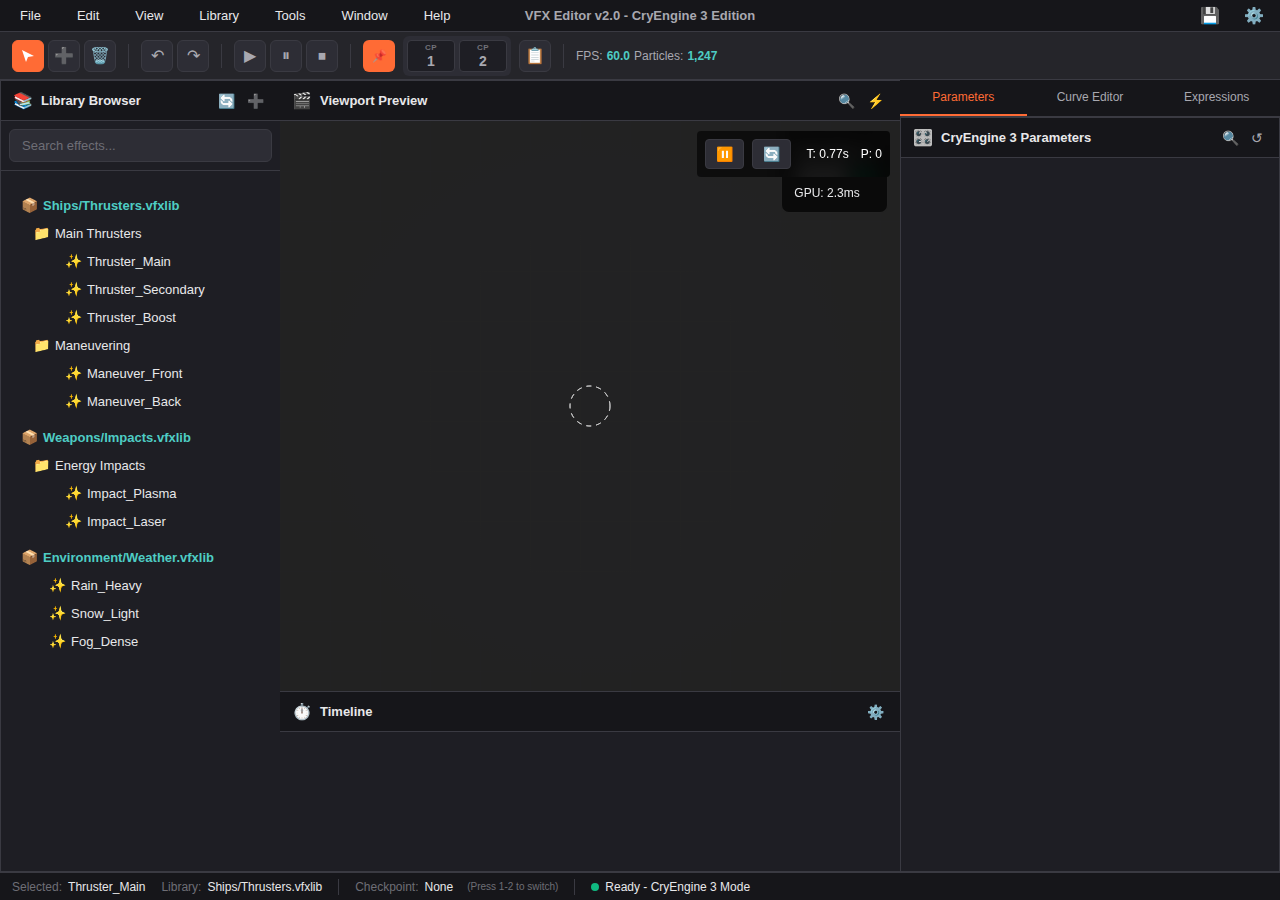
<file: mockup01/index.html>
<!DOCTYPE html>
<html lang="en">
<head>
    <meta charset="UTF-8">
	<meta http-equiv="Cache-Control" content="no-cache">
	<meta http-equiv="Pragma" content="no-cache">
	<meta http-equiv="Expires" content="Thu, 01 Jan 1970 00:00:00 GMT">
    <meta name="viewport" content="width=device-width, initial-scale=1.0">
    <title>VFX Editor v2.0 - CryEngine 3 Edition</title>
    <link rel="stylesheet" href="styles/main.css">
    <link rel="stylesheet" href="styles/panels.css">
    <link rel="stylesheet" href="styles/controls.css">
    <link rel="stylesheet" href="styles/curves.css">
    <link rel="stylesheet" href="styles/menus.css">
    <link rel="stylesheet" href="styles/checkpoints.css">
    <link rel="stylesheet" href="styles/resize.css">
    <link rel="stylesheet" href="styles/enhanced-parameters.css">
</head>
<body>
    <!-- Top Menu Bar -->
    <div class="menu-bar">
        <div class="menu-items">
            <div class="menu-item" data-menu="file">
                File
                <div class="dropdown-menu">
                    <div class="menu-option" data-action="new">New Library...</div>
                    <div class="menu-option" data-action="open">Open Library...</div>
                    <div class="menu-option" data-action="save">Save</div>
                    <div class="menu-option" data-action="saveas">Save As...</div>
                    <div class="menu-separator"></div>
                    <div class="menu-option" data-action="import">Import Effect...</div>
                    <div class="menu-option" data-action="export">Export Effect...</div>
                    <div class="menu-separator"></div>
                    <div class="menu-option" data-action="exit">Exit</div>
                </div>
            </div>
            <div class="menu-item" data-menu="edit">
                Edit
                <div class="dropdown-menu">
                    <div class="menu-option" data-action="undo">Undo <span class="shortcut">Ctrl+Z</span></div>
                    <div class="menu-option" data-action="redo">Redo <span class="shortcut">Ctrl+Y</span></div>
                    <div class="menu-separator"></div>
                    <div class="menu-option" data-action="cut">Cut <span class="shortcut">Ctrl+X</span></div>
                    <div class="menu-option" data-action="copy">Copy <span class="shortcut">Ctrl+C</span></div>
                    <div class="menu-option" data-action="paste">Paste <span class="shortcut">Ctrl+V</span></div>
                    <div class="menu-option" data-action="copy-expr">Copy as Expression <span class="shortcut">Ctrl+Shift+C</span></div>
                    <div class="menu-separator"></div>
                    <div class="menu-option" data-action="find">Find... <span class="shortcut">Ctrl+F</span></div>
                </div>
            </div>
            <div class="menu-item" data-menu="view">
                View
                <div class="dropdown-menu">
                    <div class="menu-option" data-action="library">Toggle Library <span class="shortcut">F1</span></div>
                    <div class="menu-option" data-action="timeline">Toggle Timeline <span class="shortcut">F2</span></div>
                    <div class="menu-option" data-action="parameters">Toggle Parameters <span class="shortcut">F3</span></div>
                    <div class="menu-separator"></div>
                    <div class="menu-option" data-action="reset">Reset Layout</div>
                </div>
            </div>
            <div class="menu-item" data-menu="library">
                Library
                <div class="dropdown-menu">
                    <div class="menu-option" data-action="refresh">Refresh Libraries</div>
                    <div class="menu-option" data-action="reload">Reload Selected</div>
                    <div class="menu-separator"></div>
                    <div class="menu-option" data-action="newfolder">New Folder</div>
                    <div class="menu-option" data-action="neweffect">New Effect</div>
                </div>
            </div>
            <div class="menu-item" data-menu="tools">
                Tools
                <div class="dropdown-menu">
                    <div class="menu-option" data-action="profiler">Performance Profiler</div>
                    <div class="menu-option" data-action="batchexport">Batch Export...</div>
                    <div class="menu-separator"></div>
                    <div class="menu-option" data-action="scripts">Run Script...</div>
                    <div class="menu-option" data-action="templates">Manage Templates</div>
                </div>
            </div>
            <div class="menu-item" data-menu="window">
                Window
                <div class="dropdown-menu">
                    <div class="menu-option" data-action="newwindow">New Window</div>
                    <div class="menu-separator"></div>
                    <div class="menu-option" data-action="checkpoints">Checkpoints Manager</div>
                    <div class="menu-option" data-action="console">Console Output</div>
                </div>
            </div>
            <div class="menu-item" data-menu="help">
                Help
                <div class="dropdown-menu">
                    <div class="menu-option" data-action="docs">Documentation</div>
                    <div class="menu-option" data-action="shortcuts">Keyboard Shortcuts</div>
                    <div class="menu-separator"></div>
                    <div class="menu-option" data-action="about">About VFX Editor</div>
                </div>
            </div>
        </div>
        <div class="menu-title">VFX Editor v2.0 - CryEngine 3 Edition</div>
        <div class="menu-actions">
            <button class="icon-btn" title="Save (Ctrl+S)"><span>💾</span></button>
            <button class="icon-btn" title="Settings"><span>⚙️</span></button>
        </div>
    </div>

    <!-- Main Toolbar -->
    <div class="toolbar">
        <div class="toolbar-group">
            <button class="tool-btn active" title="Select Tool (V)">
                <svg width="20" height="20" viewBox="0 0 20 20">
                    <path d="M4 4 L16 10 L10 11 L8 16 Z" fill="currentColor"/>
                </svg>
            </button>
            <button class="tool-btn" title="New Effect (Ctrl+N)">
                <span>➕</span>
            </button>
            <button class="tool-btn" title="Delete (Del)">
                <span>🗑️</span>
            </button>
        </div>
        <div class="toolbar-separator"></div>
        <div class="toolbar-group">
            <button class="tool-btn" title="Undo (Ctrl+Z)">
                <span>↶</span>
            </button>
            <button class="tool-btn" title="Redo (Ctrl+Y)">
                <span>↷</span>
            </button>
        </div>
        <div class="toolbar-separator"></div>
        <div class="toolbar-group">
            <button class="tool-btn" title="Play (Space)">
                <span>▶</span>
            </button>
            <button class="tool-btn" title="Pause (Space)">
                <span>⏸</span>
            </button>
            <button class="tool-btn" title="Stop (Esc)">
                <span>⏹</span>
            </button>
        </div>
        <div class="toolbar-separator"></div>
        <!-- Checkpoints Toolbar -->
        <div class="toolbar-group checkpoint-toolbar">
            <button class="tool-btn checkpoint-btn" id="create-checkpoint" title="Create Checkpoint (Ctrl+Shift+C)">
                <span>📌</span>
            </button>
            <div class="checkpoint-selector" id="checkpoint-selector">
                <button class="checkpoint-quick-btn" data-checkpoint="1" title="Checkpoint 1 | Click: Load | Ctrl+Click: Save | Keys: 1=Load, Ctrl+Shift+1=Save">
                    <span class="checkpoint-label">CP</span>
                    <span class="checkpoint-number">1</span>
                </button>
                <button class="checkpoint-quick-btn" data-checkpoint="2" title="Checkpoint 2 | Click: Load | Ctrl+Click: Save | Keys: 2=Load, Ctrl+Shift+2=Save">
                    <span class="checkpoint-label">CP</span>
                    <span class="checkpoint-number">2</span>
                </button>
            </div>
            <button class="tool-btn" id="manage-checkpoints" title="Manage Checkpoints (Add up to 10 total)">
                <span>📋</span>
            </button>
        </div>
        <div class="toolbar-separator"></div>
        <div class="toolbar-group">
            <span class="toolbar-label">FPS: <span class="value">60.0</span></span>
            <span class="toolbar-label">Particles: <span class="value">1,247</span></span>
        </div>
    </div>

    <!-- Main Container -->
    <div class="main-container" id="main-container">
        <!-- Left Sidebar - Library Browser -->
        <div class="panel left-panel resizable-panel" id="library-panel" data-min-width="200" data-max-width="500">
            <div class="panel-header">
                <div class="panel-title">
                    <span class="panel-icon">📚</span>
                    Library Browser
                </div>
                <div class="panel-actions">
                    <button class="panel-btn" title="Refresh Libraries (F5)">🔄</button>
                    <button class="panel-btn" title="New Library">➕</button>
                </div>
            </div>
            <div class="panel-toolbar">
                <input type="text" class="search-input" id="library-search" placeholder="Search effects...">
            </div>
            <div class="panel-content" id="library-content">
                <!-- Library tree will be populated by JavaScript -->
            </div>
            <div class="resize-handle resize-handle-right" data-panel="library-panel"></div>
        </div>

        <!-- Center Area -->
        <div class="center-area">
            <!-- Viewport Preview -->
            <div class="panel viewport-panel resizable-panel-vertical" id="viewport-panel">
                <div class="panel-header">
                    <div class="panel-title">
                        <span class="panel-icon">🎬</span>
                        Viewport Preview
                    </div>
                    <div class="panel-actions">
                        <button class="panel-btn" title="Zoom to Fit">🔍</button>
                        <button class="panel-btn" title="Performance Stats">⚡</button>
                    </div>
                </div>
                <div class="viewport-container">
                    <div class="viewport-bg">
                        <div class="grid-lines"></div>
                        <div class="particle-preview" id="particle-preview">
                            <!-- Simulated particle effect will render here -->
                        </div>
                        <div class="viewport-overlay">
                            <div class="viewport-stats">
                                <div>Draw Calls: 23</div>
                                <div>Overdraw: <span class="stat-good">Low</span></div>
                                <div>GPU: 2.3ms</div>
                            </div>
                        </div>
                    </div>
                </div>
                <div class="resize-handle resize-handle-bottom" data-panel="viewport-panel"></div>
            </div>

            <!-- Timeline View -->
            <div class="panel timeline-panel">
                <div class="panel-header">
                    <div class="panel-title">
                        <span class="panel-icon">⏱️</span>
                        Timeline
                    </div>
                    <div class="panel-actions">
                        <button class="panel-btn" title="Timeline Settings">⚙️</button>
                    </div>
                </div>
                <div class="timeline-container" id="timeline-container">
                    <!-- Timeline will be populated by JavaScript -->
                </div>
            </div>
        </div>

        <!-- Right Sidebar - Parameters & Curve Editor -->
        <div class="right-area resizable-panel" id="right-panel" data-min-width="300" data-max-width="600">
            <div class="resize-handle resize-handle-left" data-panel="right-panel"></div>
            <div class="panel-tabs">
                <button class="tab-btn active" data-tab="parameters" title="Parameters (Alt+1)">Parameters</button>
                <button class="tab-btn" data-tab="curves" title="Curve Editor (Alt+2)">Curve Editor</button>
                <button class="tab-btn" data-tab="expressions" title="Expressions (Alt+3)">Expressions</button>
            </div>

            <!-- Parameters Panel -->
            <div class="panel parameters-panel active" id="parameters-tab">
                <div class="panel-header">
                    <div class="panel-title">
                        <span class="panel-icon">🎛️</span>
                        CryEngine 3 Parameters
                    </div>
                    <div class="panel-actions">
                        <button class="panel-btn" title="Search Parameters (Ctrl+F)">🔍</button>
                        <button class="panel-btn" title="Reset All to Default">↺</button>
                    </div>
                </div>
                <div class="panel-content parameters-content" id="parameters-content">
                    <!-- Parameters will be populated by JavaScript -->
                </div>
            </div>

            <!-- Curve Editor Panel -->
            <div class="panel curves-panel" id="curves-tab">
                <div class="panel-header">
                    <div class="panel-title">
                        <span class="panel-icon">📈</span>
                        Curve Editor
                    </div>
                    <div class="panel-actions">
                        <button class="panel-btn" title="Curve Settings">⚙️</button>
                    </div>
                </div>
                <div class="curve-editor-container" id="curve-editor">
                    <!-- Curve editor will be rendered here -->
                </div>
            </div>

            <!-- Expressions Panel -->
            <div class="panel expressions-panel" id="expressions-tab">
                <div class="panel-header">
                    <div class="panel-title">
                        <span class="panel-icon">🧮</span>
                        Expressions & References
                    </div>
                    <div class="panel-actions">
                        <button class="panel-btn" title="Add New Expression">➕</button>
                    </div>
                </div>
                <div class="panel-content expressions-content" id="expressions-content">
                    <div class="expression-help-banner">
                        <h4>💡 Expression System</h4>
                        <ul>
                            <li><strong>Copy as Expression:</strong> Right-click parameter → Copy as Expression (or Ctrl+Shift+C)</li>
                            <li><strong>Create Reference:</strong> Middle-mouse drag from source to target parameter</li>
                            <li><strong>Edit Expression:</strong> Right-click parameter → Edit Expression</li>
                            <li><strong>Syntax:</strong> Use ${ParamName}, @ParamName, or %ParamName% to reference parameters</li>
                            <li><strong>Math:</strong> Use sin, cos, sqrt, pow, min, max, abs, clamp, lerp, remap</li>
                        </ul>
                    </div>
                </div>
            </div>
        </div>
    </div>

    <!-- Bottom Status Bar -->
    <div class="status-bar">
        <div class="status-item">
            <span class="status-label">Selected:</span>
            <span class="status-value" id="selected-effect">Thruster_Main</span>
        </div>
        <div class="status-item">
            <span class="status-label">Library:</span>
            <span class="status-value">Ships/Thrusters.vfxlib</span>
        </div>
        <div class="status-separator"></div>
        <div class="status-item">
            <span class="status-label">Checkpoint:</span>
            <span class="status-value" id="current-checkpoint">None</span>
            <span class="status-hint" style="font-size: 10px; color: var(--text-muted); margin-left: 8px;">(Press 1-2 to switch)</span>
        </div>
        <div class="status-separator"></div>
        <div class="status-item">
            <span class="status-indicator status-good"></span>
            <span>Ready - CryEngine 3 Mode</span>
        </div>
    </div>

    <!-- Checkpoint Manager Modal -->
    <div class="modal" id="checkpoint-modal">
        <div class="modal-content">
            <div class="modal-header">
                <h3>Checkpoint Manager</h3>
                <button class="modal-close">&times;</button>
            </div>
            <div class="modal-body" id="checkpoint-list">
                <!-- Populated by JavaScript -->
            </div>
        </div>
    </div>

    <!-- Scripts -->
    <script src="js/resizeManager.js" type="module"></script>
    <script src="js/app.js" type="module"></script>
    <script src="js/menus.js" type="module"></script>
    <script src="js/checkpoints.js" type="module"></script>
    <script src="js/keyboardShortcuts.js" type="module"></script>
</body>
</html>
</file>
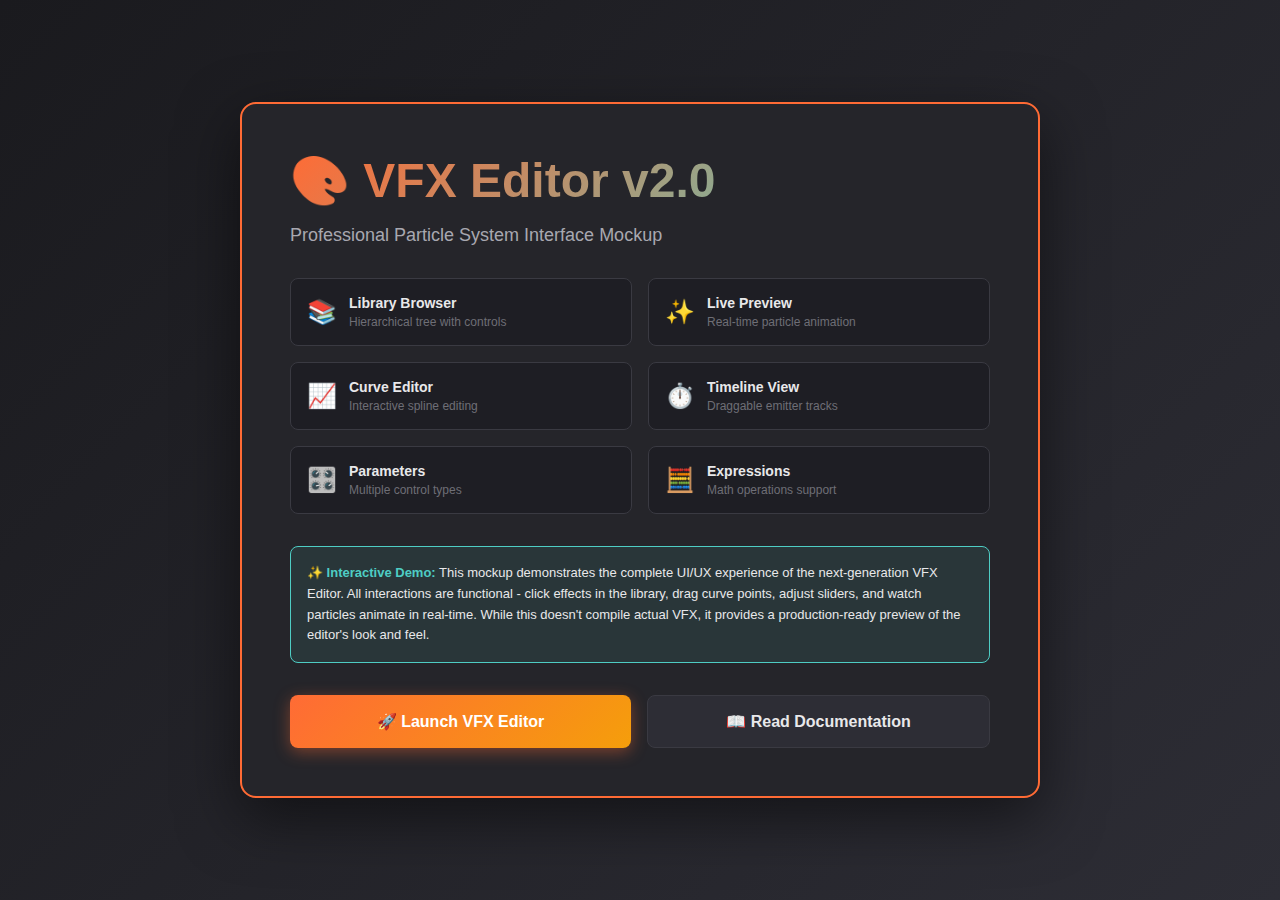
<file: mockup01/launch.html>
<!DOCTYPE html>
<html lang="en">
<head>
    <meta charset="UTF-8">
    <meta name="viewport" content="width=device-width, initial-scale=1.0">
    <title>VFX Editor v2.0 - Launch</title>
    <style>
        * {
            margin: 0;
            padding: 0;
            box-sizing: border-box;
        }

        body {
            font-family: -apple-system, BlinkMacSystemFont, 'Segoe UI', Roboto, sans-serif;
            background: linear-gradient(135deg, #1a1a1e 0%, #2d2d35 100%);
            color: #e8e8ea;
            min-height: 100vh;
            display: flex;
            align-items: center;
            justify-content: center;
            padding: 40px;
        }

        .launcher {
            max-width: 800px;
            background: #25252a;
            border: 2px solid #ff6b35;
            border-radius: 16px;
            padding: 48px;
            box-shadow: 0 20px 60px rgba(0, 0, 0, 0.5);
        }

        h1 {
            font-size: 48px;
            margin-bottom: 16px;
            background: linear-gradient(135deg, #ff6b35, #4ecdc4);
            -webkit-background-clip: text;
            -webkit-text-fill-color: transparent;
            background-clip: text;
        }

        .subtitle {
            font-size: 18px;
            color: #a8a8b0;
            margin-bottom: 32px;
        }

        .features {
            display: grid;
            grid-template-columns: repeat(2, 1fr);
            gap: 16px;
            margin-bottom: 32px;
        }

        .feature {
            background: #1e1e24;
            padding: 16px;
            border-radius: 8px;
            border: 1px solid #3a3a42;
            display: flex;
            align-items: center;
            gap: 12px;
        }

        .feature-icon {
            font-size: 24px;
        }

        .feature-text {
            font-size: 14px;
        }

        .feature-title {
            font-weight: 600;
            color: #e8e8ea;
            margin-bottom: 4px;
        }

        .feature-desc {
            color: #6e6e76;
            font-size: 12px;
        }

        .actions {
            display: flex;
            gap: 16px;
            margin-top: 32px;
        }

        .btn {
            flex: 1;
            padding: 16px 32px;
            font-size: 16px;
            font-weight: 600;
            border: none;
            border-radius: 8px;
            cursor: pointer;
            transition: all 0.2s ease;
            text-decoration: none;
            display: flex;
            align-items: center;
            justify-content: center;
            gap: 8px;
        }

        .btn-primary {
            background: linear-gradient(135deg, #ff6b35, #f59e0b);
            color: white;
            box-shadow: 0 4px 16px rgba(255, 107, 53, 0.4);
        }

        .btn-primary:hover {
            transform: translateY(-2px);
            box-shadow: 0 6px 24px rgba(255, 107, 53, 0.6);
        }

        .btn-secondary {
            background: #2d2d35;
            color: #e8e8ea;
            border: 1px solid #3a3a42;
        }

        .btn-secondary:hover {
            background: #3a3a42;
            border-color: #4a4a52;
        }

        .note {
            margin-top: 24px;
            padding: 16px;
            background: rgba(78, 205, 196, 0.1);
            border: 1px solid #4ecdc4;
            border-radius: 8px;
            font-size: 13px;
            line-height: 1.6;
        }

        .note strong {
            color: #4ecdc4;
        }

        @keyframes pulse {
            0%, 100% { opacity: 1; }
            50% { opacity: 0.6; }
        }

        .pulse {
            animation: pulse 2s infinite;
        }
    </style>
</head>
<body>
    <div class="launcher">
        <h1>🎨 VFX Editor v2.0</h1>
        <p class="subtitle">Professional Particle System Interface Mockup</p>

        <div class="features">
            <div class="feature">
                <span class="feature-icon">📚</span>
                <div class="feature-text">
                    <div class="feature-title">Library Browser</div>
                    <div class="feature-desc">Hierarchical tree with controls</div>
                </div>
            </div>
            <div class="feature">
                <span class="feature-icon">✨</span>
                <div class="feature-text">
                    <div class="feature-title">Live Preview</div>
                    <div class="feature-desc">Real-time particle animation</div>
                </div>
            </div>
            <div class="feature">
                <span class="feature-icon">📈</span>
                <div class="feature-text">
                    <div class="feature-title">Curve Editor</div>
                    <div class="feature-desc">Interactive spline editing</div>
                </div>
            </div>
            <div class="feature">
                <span class="feature-icon">⏱️</span>
                <div class="feature-text">
                    <div class="feature-title">Timeline View</div>
                    <div class="feature-desc">Draggable emitter tracks</div>
                </div>
            </div>
            <div class="feature">
                <span class="feature-icon">🎛️</span>
                <div class="feature-text">
                    <div class="feature-title">Parameters</div>
                    <div class="feature-desc">Multiple control types</div>
                </div>
            </div>
            <div class="feature">
                <span class="feature-icon">🧮</span>
                <div class="feature-text">
                    <div class="feature-title">Expressions</div>
                    <div class="feature-desc">Math operations support</div>
                </div>
            </div>
        </div>

        <div class="note">
            <strong>✨ Interactive Demo:</strong> This mockup demonstrates the complete UI/UX experience of the next-generation VFX Editor. 
            All interactions are functional - click effects in the library, drag curve points, adjust sliders, and watch particles animate in real-time. 
            While this doesn't compile actual VFX, it provides a production-ready preview of the editor's look and feel.
        </div>

        <div class="actions">
            <a href="index.html" class="btn btn-primary pulse">
                🚀 Launch VFX Editor
            </a>
            <a href="README.md" class="btn btn-secondary">
                📖 Read Documentation
            </a>
        </div>
    </div>
</body>
</html>
</file>
<file: mockup01/styles/main.css>
:root {
    --bg-primary: #1a1a1e;
    --bg-secondary: #25252a;
    --bg-tertiary: #2d2d35;
    --bg-panel: #1e1e24;
    --bg-header: #16161a;
    --accent-primary: #ff6b35;
    --accent-secondary: #4ecdc4;
    --accent-tertiary: #f7b731;
    --accent-purple: #a855f7;
    --accent-blue: #3b82f6;
    --accent-green: #10b981;
    --text-primary: #e8e8ea;
    --text-secondary: #a8a8b0;
    --text-muted: #6e6e76;
    --border-color: #3a3a42;
    --border-light: #4a4a52;
    --status-good: #10b981;
    --status-warning: #f59e0b;
    --status-error: #ef4444;
}

* {
    margin: 0;
    padding: 0;
    box-sizing: border-box;
}

body {
    font-family: -apple-system, BlinkMacSystemFont, 'Segoe UI', Roboto, sans-serif;
    background: var(--bg-primary);
    color: var(--text-primary);
    overflow: hidden;
    height: 100vh;
    display: flex;
    flex-direction: column;
}

.menu-bar {
    height: 32px;
    background: var(--bg-header);
    display: flex;
    align-items: center;
    padding: 0 8px;
    border-bottom: 1px solid var(--border-color);
    justify-content: space-between;
}

.menu-items {
    display: flex;
    gap: 12px;
}

.menu-item {
    padding: 4px 12px;
    font-size: 13px;
    cursor: pointer;
    border-radius: 4px;
    transition: 0.15s ease;
}

.menu-item:hover {
    background: var(--bg-tertiary);
    color: var(--accent-primary);
}

.menu-title {
    font-size: 13px;
    font-weight: 600;
    color: var(--text-secondary);
    position: absolute;
    left: 50%;
    transform: translateX(-50%);
}

.menu-actions {
    display: flex;
    gap: 8px;
}

.icon-btn {
    background: transparent;
    border: none;
    color: var(--text-secondary);
    cursor: pointer;
    padding: 4px 8px;
    border-radius: 4px;
    transition: 0.15s ease;
    font-size: 16px;
}

.icon-btn:hover {
    background: var(--bg-tertiary);
    color: var(--text-primary);
}

.toolbar {
    height: 48px;
    background: var(--bg-secondary);
    display: flex;
    align-items: center;
    padding: 0 12px;
    border-bottom: 1px solid var(--border-color);
    gap: 12px;
}

.toolbar-group {
    display: flex;
    gap: 4px;
    align-items: center;
}

.toolbar-separator {
    width: 1px;
    height: 24px;
    background: var(--border-color);
}

.tool-btn {
    width: 32px;
    height: 32px;
    background: var(--bg-tertiary);
    border: 1px solid var(--border-color);
    color: var(--text-secondary);
    cursor: pointer;
    border-radius: 6px;
    display: flex;
    align-items: center;
    justify-content: center;
    transition: 0.15s ease;
    font-size: 16px;
}

.tool-btn:hover {
    background: var(--bg-panel);
    border-color: var(--border-light);
    color: var(--text-primary);
}

.tool-btn.active {
    background: var(--accent-primary);
    border-color: var(--accent-primary);
    color: white;
}

.toolbar-label {
    font-size: 12px;
    color: var(--text-secondary);
    display: flex;
    gap: 4px;
}

.toolbar-label .value {
    color: var(--accent-secondary);
    font-weight: 600;
}

.main-container {
    flex: 1;
    display: flex;
    gap: 0;
    overflow: hidden;
}

.left-panel {
    width: 280px;
    min-width: 200px;
    max-width: 500px;
}

.right-area {
    width: 380px;
    min-width: 300px;
    max-width: 600px;
}

.center-area {
    flex: 1;
    min-width: 400px;
}

.panel {
    background: var(--bg-panel);
    border: 1px solid var(--border-color);
    display: flex;
    flex-direction: column;
    overflow: hidden;
}

.panel-header {
    height: 40px;
    background: var(--bg-header);
    border-bottom: 1px solid var(--border-color);
    display: flex;
    align-items: center;
    justify-content: space-between;
    padding: 0 12px;
}

.panel-title {
    display: flex;
    align-items: center;
    gap: 8px;
    font-size: 13px;
    font-weight: 600;
    color: var(--text-primary);
}

.panel-icon {
    font-size: 16px;
}

.panel-actions {
    display: flex;
    gap: 4px;
}

.panel-btn {
    background: transparent;
    border: none;
    color: var(--text-secondary);
    cursor: pointer;
    padding: 4px;
    border-radius: 4px;
    transition: 0.15s ease;
    font-size: 14px;
}

.panel-btn:hover {
    background: var(--bg-tertiary);
    color: var(--text-primary);
}

.panel-content {
    flex: 1;
    overflow-y: auto;
    overflow-x: hidden;
    padding: 12px;
}

.panel-content::-webkit-scrollbar {
    width: 8px;
}

.panel-content::-webkit-scrollbar-track {
    background: var(--bg-secondary);
}

.panel-content::-webkit-scrollbar-thumb {
    background: var(--border-light);
    border-radius: 4px;
}

.status-bar {
    height: 28px;
    background: var(--bg-header);
    border-top: 1px solid var(--border-color);
    display: flex;
    align-items: center;
    padding: 0 12px;
    gap: 16px;
    font-size: 12px;
}

.status-item {
    display: flex;
    gap: 6px;
    align-items: center;
}

.status-label {
    color: var(--text-muted);
}

.status-value {
    color: var(--text-primary);
}

.status-separator {
    width: 1px;
    height: 16px;
    background: var(--border-color);
}

.status-indicator {
    width: 8px;
    height: 8px;
    border-radius: 50%;
    animation: pulse 2s infinite;
}

.status-good {
    background: var(--status-good);
}

@keyframes pulse {
    0%, 100% { opacity: 1; }
    50% { opacity: 0.5; }
}

.left-panel {
    border-right: none;
}

.panel-toolbar {
    padding: 8px;
    border-bottom: 1px solid var(--border-color);
}

.search-input {
    width: 100%;
    padding: 8px 12px;
    background: var(--bg-tertiary);
    border: 1px solid var(--border-color);
    border-radius: 6px;
    color: var(--text-primary);
    font-size: 13px;
    outline: none;
    transition: 0.15s ease;
}

.search-input:focus {
    border-color: var(--accent-primary);
    background: var(--bg-secondary);
}

.search-input::placeholder {
    color: var(--text-muted);
}
/* Additional styles for enhanced features */

/* Checkpoint Bar */
.checkpoint-bar {
    background: var(--bg-header);
    border-bottom: 1px solid var(--border-color);
    padding: 8px 12px;
    display: flex;
    gap: 12px;
    align-items: center;
}

.checkpoint-controls {
    display: flex;
    gap: 8px;
    align-items: center;
    flex: 1;
}

.checkpoint-btn {
    padding: 6px 12px;
    background: var(--accent-primary);
    border: none;
    color: white;
    border-radius: 6px;
    font-size: 12px;
    font-weight: 500;
    cursor: pointer;
    transition: 0.15s ease;
}

.checkpoint-btn:hover {
    background: var(--accent-secondary);
    transform: translateY(-1px);
}

.checkpoint-list {
    display: flex;
    gap: 6px;
    flex: 1;
    overflow-x: auto;
}

.checkpoint-item {
    padding: 6px 12px;
    background: var(--bg-tertiary);
    border: 1px solid var(--border-color);
    border-radius: 6px;
    font-size: 11px;
    cursor: pointer;
    transition: 0.15s ease;
    display: flex;
    align-items: center;
    gap: 8px;
    white-space: nowrap;
}

.checkpoint-item:hover {
    background: var(--bg-panel);
    border-color: var(--accent-primary);
}

.checkpoint-name {
    color: var(--text-primary);
    font-weight: 500;
}

.checkpoint-time {
    color: var(--text-muted);
    font-size: 10px;
}

.checkpoint-delete {
    background: transparent;
    border: none;
    color: var(--text-muted);
    cursor: pointer;
    padding: 0 4px;
    font-size: 16px;
    transition: 0.15s ease;
}

.checkpoint-delete:hover {
    color: var(--status-error);
}

/* Menu Dropdowns */
.menu-dropdown {
    position: fixed;
    background: var(--bg-panel);
    border: 1px solid var(--border-color);
    border-radius: 8px;
    box-shadow: 0 8px 24px rgba(0, 0, 0, 0.4);
    min-width: 200px;
    z-index: 1000;
    opacity: 0;
    transform: translateY(-8px);
    transition: opacity 0.2s ease, transform 0.2s ease;
    overflow: hidden;
}

.menu-dropdown.show {
    opacity: 1;
    transform: translateY(0);
}

.menu-dropdown.submenu {
    z-index: 1001;
}

.menu-dropdown-item {
    padding: 8px 12px;
    display: flex;
    align-items: center;
    gap: 10px;
    cursor: pointer;
    transition: 0.15s ease;
    font-size: 13px;
    position: relative;
}

.menu-dropdown-item:hover {
    background: var(--bg-tertiary);
}

.menu-dropdown-item.has-submenu:hover {
    background: var(--accent-primary);
    color: white;
}

.menu-icon {
    font-size: 14px;
    width: 20px;
    text-align: center;
}

.menu-check {
    width: 16px;
    font-size: 12px;
    color: var(--accent-secondary);
}

.menu-label {
    flex: 1;
}

.menu-shortcut {
    font-size: 11px;
    color: var(--text-muted);
    margin-left: auto;
}

.menu-arrow {
    font-size: 10px;
    color: var(--text-muted);
    margin-left: auto;
}

.menu-separator {
    height: 1px;
    background: var(--border-color);
    margin: 4px 0;
}

/* Drag and Drop */
.tree-item.dragging {
    opacity: 0.5;
}

.tree-item.drop-target {
    background: rgba(78, 205, 196, 0.2);
    border: 2px dashed var(--accent-secondary);
}

.tree-item.drop-before::before {
    content: '';
    position: absolute;
    left: 0;
    right: 0;
    top: -2px;
    height: 2px;
    background: var(--accent-primary);
}

.tree-item.drop-after::after {
    content: '';
    position: absolute;
    left: 0;
    right: 0;
    bottom: -2px;
    height: 2px;
    background: var(--accent-primary);
}

.tree-item {
    position: relative;
}

/* Renaming */
.tree-item.renaming .tree-name {
    background: var(--bg-tertiary);
    padding: 2px 6px;
    border-radius: 4px;
    outline: 2px solid var(--accent-primary);
}

.tree-name {
    cursor: pointer;
}

.folder-items.collapsed {
    display: none;
}

/* No Results */
.no-results {
    padding: 24px;
    text-align: center;
    color: var(--text-muted);
    font-size: 13px;
}

/* Search Clear Button */
.search-clear {
    position: absolute;
    right: 20px;
    top: 50%;
    transform: translateY(-50%);
    background: transparent;
    border: none;
    color: var(--text-muted);
    cursor: pointer;
    font-size: 18px;
}

.search-clear:hover {
    color: var(--text-primary);
}

/* Modal Dialogs */
.modal-overlay {
    position: fixed;
    inset: 0;
    background: rgba(0, 0, 0, 0.7);
    backdrop-filter: blur(4px);
    z-index: 2000;
    display: flex;
    align-items: center;
    justify-content: center;
    opacity: 0;
    transition: opacity 0.2s ease;
}

.modal-overlay.show {
    opacity: 1;
}

.modal-dialog {
    background: var(--bg-panel);
    border: 1px solid var(--border-color);
    border-radius: 12px;
    box-shadow: 0 20px 60px rgba(0, 0, 0, 0.6);
    max-width: 500px;
    width: 90%;
    max-height: 80vh;
    overflow: hidden;
    display: flex;
    flex-direction: column;
}

.modal-header {
    padding: 20px;
    border-bottom: 1px solid var(--border-color);
    display: flex;
    justify-content: space-between;
    align-items: center;
}

.modal-header h2 {
    font-size: 18px;
    font-weight: 600;
    margin: 0;
}

.modal-close {
    background: transparent;
    border: none;
    color: var(--text-secondary);
    font-size: 24px;
    cursor: pointer;
    padding: 0;
    width: 32px;
    height: 32px;
    display: flex;
    align-items: center;
    justify-content: center;
    border-radius: 6px;
    transition: 0.15s ease;
}

.modal-close:hover {
    background: var(--bg-tertiary);
    color: var(--text-primary);
}

.modal-body {
    padding: 20px;
    flex: 1;
    overflow-y: auto;
}

.modal-footer {
    padding: 16px 20px;
    border-top: 1px solid var(--border-color);
    display: flex;
    gap: 12px;
    justify-content: flex-end;
}

.btn-secondary {
    padding: 8px 16px;
    background: var(--bg-tertiary);
    border: 1px solid var(--border-color);
    color: var(--text-primary);
    border-radius: 6px;
    font-size: 13px;
    font-weight: 500;
    cursor: pointer;
    transition: 0.15s ease;
}

.btn-secondary:hover {
    background: var(--bg-panel);
    border-color: var(--border-light);
}

/* Notifications */
.notification {
    position: fixed;
    top: 80px;
    right: 20px;
    padding: 12px 20px;
    background: var(--bg-panel);
    border: 1px solid var(--border-color);
    border-radius: 8px;
    box-shadow: 0 8px 24px rgba(0, 0, 0, 0.4);
    z-index: 3000;
    font-size: 13px;
    max-width: 300px;
    opacity: 0;
    transform: translateX(20px);
    transition: opacity 0.3s ease, transform 0.3s ease;
}

.notification.show {
    opacity: 1;
    transform: translateX(0);
}

.notification-success {
    border-left: 3px solid var(--status-good);
}

.notification-error {
    border-left: 3px solid var(--status-error);
}

.notification-warning {
    border-left: 3px solid var(--status-warning);
}

.notification-info {
    border-left: 3px solid var(--accent-secondary);
}

/* Widget Type Selector */
.widget-type-selector {
    position: absolute;
    top: 100%;
    right: 0;
    background: var(--bg-panel);
    border: 1px solid var(--border-color);
    border-radius: 6px;
    box-shadow: 0 4px 12px rgba(0, 0, 0, 0.3);
    z-index: 100;
    min-width: 150px;
    margin-top: 4px;
}

.widget-type-option {
    padding: 8px 12px;
    cursor: pointer;
    font-size: 12px;
    transition: 0.15s ease;
    display: flex;
    align-items: center;
    gap: 8px;
}

.widget-type-option:hover {
    background: var(--bg-tertiary);
}

.widget-type-option.active {
    background: var(--accent-primary);
    color: white;
}

/* Preset Editor */
.preset-editor {
    background: var(--bg-secondary);
    border: 1px solid var(--border-color);
    border-radius: 6px;
    padding: 12px;
    margin-top: 8px;
}

.preset-item {
    display: flex;
    gap: 8px;
    margin-bottom: 8px;
    align-items: center;
}

.preset-input {
    flex: 1;
    padding: 6px;
    background: var(--bg-tertiary);
    border: 1px solid var(--border-color);
    border-radius: 4px;
    color: var(--text-primary);
    font-size: 12px;
}

.preset-btn {
    padding: 6px 10px;
    background: var(--bg-tertiary);
    border: 1px solid var(--border-color);
    border-radius: 4px;
    color: var(--text-secondary);
    cursor: pointer;
    font-size: 11px;
    transition: 0.15s ease;
}

.preset-btn:hover {
    background: var(--bg-panel);
    color: var(--text-primary);
}

.preset-btn.add {
    background: var(--accent-primary);
    border-color: var(--accent-primary);
    color: white;
}

.preset-btn.add:hover {
    background: var(--accent-secondary);
}

/* Timeline Flags */
.timeline-flag {
    position: absolute;
    width: 2px;
    height: 100%;
    background: var(--accent-tertiary);
    cursor: pointer;
    top: 0;
}

.timeline-flag::before {
    content: '🚩';
    position: absolute;
    top: -20px;
    left: 50%;
    transform: translateX(-50%);
    font-size: 16px;
    filter: drop-shadow(0 2px 4px rgba(0, 0, 0, 0.5));
}

.timeline-flag-label {
    position: absolute;
    top: -40px;
    left: 50%;
    transform: translateX(-50%);
    background: rgba(0, 0, 0, 0.9);
    padding: 2px 6px;
    border-radius: 4px;
    font-size: 10px;
    white-space: nowrap;
    pointer-events: none;
}

/* Timeline Scale */
.timeline-scale-control {
    position: absolute;
    bottom: 8px;
    right: 8px;
    background: rgba(0, 0, 0, 0.7);
    backdrop-filter: blur(10px);
    border: 1px solid rgba(255, 255, 255, 0.1);
    border-radius: 6px;
    padding: 8px;
    display: flex;
    gap: 4px;
    align-items: center;
}

.timeline-scale-btn {
    width: 24px;
    height: 24px;
    background: transparent;
    border: 1px solid var(--border-color);
    color: var(--text-secondary);
    border-radius: 4px;
    cursor: pointer;
    font-size: 12px;
    transition: 0.15s ease;
}

.timeline-scale-btn:hover {
    background: var(--bg-tertiary);
    color: var(--text-primary);
}

.timeline-scale-value {
    font-size: 11px;
    color: var(--text-secondary);
    min-width: 40px;
    text-align: center;
}
</file>
<file: mockup01/styles/panels.css>
/* Panel-specific Styles */

/* Library Tree */
.library-tree {
    user-select: none;
}

.tree-item {
    padding: 6px 8px;
    cursor: pointer;
    border-radius: 4px;
    transition: 0.15s ease;
    display: flex;
    align-items: center;
    gap: 6px;
    font-size: 13px;
}

.tree-item:hover {
    background: var(--bg-tertiary);
}

.tree-item.selected {
    background: var(--accent-primary);
    color: white;
}

.tree-item.library {
    font-weight: 600;
    color: var(--accent-secondary);
    margin-top: 8px;
}

.tree-item.folder {
    padding-left: 20px;
}

.tree-item.effect {
    padding-left: 36px;
}

.tree-icon {
    font-size: 14px;
    width: 16px;
    text-align: center;
}

.tree-controls {
    margin-left: auto;
    display: none;
    gap: 2px;
}

.tree-item:hover .tree-controls {
    display: flex;
}

.tree-control-btn {
    width: 20px;
    height: 20px;
    background: transparent;
    border: none;
    color: var(--text-secondary);
    cursor: pointer;
    border-radius: 3px;
    display: flex;
    align-items: center;
    justify-content: center;
    font-size: 12px;
}

.tree-control-btn:hover {
    background: rgba(255, 255, 255, 0.1);
    color: var(--text-primary);
}

/* Center Area */
.center-area {
    display: flex;
    flex-direction: column;
    gap: 0;
}

.viewport-panel {
    flex: 1;
    min-height: 300px;
    border-left: none;
    border-right: none;
}

.timeline-panel {
    height: 180px;
    min-height: 100px;
    max-height: 400px;
    border-left: none;
    border-right: none;
    border-top: none;
}

/* Viewport */
.viewport-container {
    flex: 1;
    position: relative;
    overflow: hidden;
}

.viewport-bg {
    width: 100%;
    height: 100%;
    background: radial-gradient(circle at center, #2a2a35 0%, #1a1a24 100%);
    position: relative;
}

.grid-lines {
    position: absolute;
    inset: 0;
    background-image: 
        linear-gradient(rgba(255, 255, 255, 0.03) 1px, transparent 1px),
        linear-gradient(90deg, rgba(255, 255, 255, 0.03) 1px, transparent 1px);
    background-size: 50px 50px;
}

.particle-preview {
    position: absolute;
    inset: 0;
    display: flex;
    align-items: center;
    justify-content: center;
}

.viewport-overlay {
    position: absolute;
    top: 12px;
    right: 12px;
}

.viewport-stats {
    background: rgba(0, 0, 0, 0.7);
    backdrop-filter: blur(10px);
    border: 1px solid rgba(255, 255, 255, 0.1);
    border-radius: 8px;
    padding: 12px;
    font-size: 12px;
    display: flex;
    flex-direction: column;
    gap: 6px;
}

.stat-good {
    color: var(--status-good);
}

/* Timeline */
.timeline-container {
    flex: 1;
    overflow-x: auto;
    overflow-y: auto;
    position: relative;
}

.timeline-content {
    min-width: 1000px;
    height: 100%;
    padding: 12px;
}

.timeline-header {
    height: 30px;
    display: flex;
    align-items: center;
    gap: 8px;
    margin-bottom: 8px;
    font-size: 12px;
    color: var(--text-secondary);
}

.timeline-ruler {
    height: 20px;
    border-bottom: 1px solid var(--border-color);
    position: relative;
    margin-bottom: 12px;
}

.timeline-marker {
    position: absolute;
    top: 0;
    width: 1px;
    height: 100%;
    background: var(--border-light);
}

.timeline-marker-label {
    position: absolute;
    top: 0;
    font-size: 10px;
    color: var(--text-muted);
    transform: translateX(-50%);
}

.timeline-tracks {
    display: flex;
    flex-direction: column;
    gap: 4px;
}

.timeline-track {
    height: 32px;
    background: var(--bg-tertiary);
    border-radius: 4px;
    position: relative;
    display: flex;
    align-items: center;
    padding: 0 8px;
}

.track-label {
    font-size: 12px;
    color: var(--text-secondary);
    min-width: 120px;
}

.track-bar {
    position: absolute;
    height: 24px;
    background: var(--accent-primary);
    border-radius: 3px;
    cursor: move;
    display: flex;
    align-items: center;
    padding: 0 8px;
    font-size: 11px;
    color: white;
}

/* Right Area */
.right-area {
    display: flex;
    flex-direction: column;
}

.panel-tabs {
    display: flex;
    background: var(--bg-header);
    border-bottom: 1px solid var(--border-color);
}

.tab-btn {
    flex: 1;
    padding: 10px;
    background: transparent;
    border: none;
    color: var(--text-secondary);
    cursor: pointer;
    font-size: 12px;
    font-weight: 500;
    border-bottom: 2px solid transparent;
    transition: 0.15s ease;
}

.tab-btn:hover {
    color: var(--text-primary);
    background: rgba(255, 255, 255, 0.03);
}

.tab-btn.active {
    color: var(--accent-primary);
    border-bottom-color: var(--accent-primary);
}

.parameters-panel,
.curves-panel,
.expressions-panel {
    flex: 1;
    display: none;
}

.parameters-panel.active,
.curves-panel.active,
.expressions-panel.active {
    display: flex;
}
/* Enhanced Timeline Styles */

.timeline-tool-btn {
    padding: 6px 12px;
    background: var(--bg-tertiary);
    border: 1px solid var(--border-color);
    border-radius: 6px;
    color: var(--text-secondary);
    font-size: 11px;
    cursor: pointer;
    transition: 0.15s ease;
}

.timeline-tool-btn:hover {
    background: var(--bg-panel);
    color: var(--text-primary);
    border-color: var(--border-light);
}

.timeline-flags-layer {
    position: absolute;
    top: 50px;
    left: 0;
    right: 0;
    bottom: 0;
    pointer-events: none;
}

.track-bar {
    cursor: move;
}

.track-bar.selected {
    outline: 2px solid white;
    outline-offset: -1px;
}

.track-resize-left,
.track-resize-right {
    position: absolute;
    top: 0;
    width: 6px;
    height: 100%;
    background: rgba(255, 255, 255, 0.3);
    cursor: ew-resize;
    opacity: 0;
    transition: opacity 0.15s ease;
}

.track-resize-left {
    left: 0;
}

.track-resize-right {
    right: 0;
}

.track-bar:hover .track-resize-left,
.track-bar:hover .track-resize-right {
    opacity: 1;
}

.track-resize-left:hover,
.track-resize-right:hover {
    background: rgba(255, 255, 255, 0.6);
}

/* Angle Knob Widget */
.angle-control {
    display: flex;
    align-items: center;
    gap: 12px;
}

.angle-knob {
    cursor: grab;
    user-select: none;
}

.angle-knob:active {
    cursor: grabbing;
}

.angle-knob svg {
    filter: drop-shadow(0 2px 4px rgba(0, 0, 0, 0.2));
}

.angle-value {
    width: 70px;
    padding: 6px;
    background: var(--bg-tertiary);
    border: 1px solid var(--border-color);
    border-radius: 4px;
    color: var(--text-primary);
    font-size: 12px;
    text-align: center;
}

.angle-value:focus {
    border-color: var(--accent-primary);
    outline: none;
}

/* Parameter dropdown menu */
.param-dropdown-menu {
    position: fixed;
}

/* Particle Control Buttons */
.particle-control-btn {
    background: var(--bg-tertiary);
    border: 1px solid var(--border-color);
    color: var(--text-primary);
    padding: 6px 10px;
    cursor: pointer;
    border-radius: 4px;
    font-size: 14px;
    transition: 0.15s ease;
}

.particle-control-btn:hover {
    background: var(--bg-panel);
    border-color: var(--border-light);
    transform: translateY(-1px);
}

.particle-control-btn:active {
    transform: translateY(0);
}

/* Particle Controls Overlay */
.particle-controls-overlay {
    position: absolute;
    top: 10px;
    right: 10px;
    z-index: 100;
    display: flex;
    gap: 8px;
    background: rgba(0, 0, 0, 0.6);
    padding: 8px;
    border-radius: 4px;
    backdrop-filter: blur(10px);
}
</file>
<file: mockup01/styles/controls.css>
/* Parameter Controls */

.parameter-group {
    margin-bottom: 16px;
}

.parameter-group-header {
    display: flex;
    align-items: center;
    gap: 8px;
    padding: 8px;
    background: var(--bg-secondary);
    border-radius: 6px;
    cursor: pointer;
    transition: 0.15s ease;
    user-select: none;
}

.parameter-group-header:hover {
    background: var(--bg-tertiary);
}

.parameter-group-toggle {
    font-size: 12px;
    transition: transform 0.2s ease;
}

.parameter-group.collapsed .parameter-group-toggle {
    transform: rotate(-90deg);
}

.parameter-group-title {
    font-size: 13px;
    font-weight: 600;
    color: var(--text-primary);
    flex: 1;
}

.parameter-group-badge {
    font-size: 10px;
    padding: 2px 6px;
    background: var(--accent-primary);
    color: white;
    border-radius: 3px;
}

.parameter-group-content {
    padding: 4px 0;
    display: flex;
    flex-direction: column;
    gap: 4px;
}

.parameter-group.collapsed .parameter-group-content {
    display: none;
}

/* Parameter Row */
.parameter-row {
    display: flex;
    flex-direction: column;
    gap: 4px;
    padding: 6px 10px;
    background: var(--bg-secondary);
    border-radius: 4px;
    transition: 0.15s ease;
}

.parameter-row:hover {
    background: var(--bg-tertiary);
}

.parameter-header {
    display: flex;
    align-items: center;
    gap: 8px;
}

.parameter-label {
    font-size: 12px;
    color: var(--text-secondary);
    flex: 1;
}

.parameter-state {
    width: 12px;
    height: 12px;
    border-radius: 3px;
    border: 1px solid var(--border-color);
}

.parameter-state.default {
    background: var(--bg-tertiary);
}

.parameter-state.modified {
    background: var(--accent-secondary);
}

.parameter-state.inherited {
    background: var(--accent-purple);
}

.parameter-controls {
    display: flex;
    gap: 4px;
}

.param-icon-btn {
    width: 20px;
    height: 20px;
    background: transparent;
    border: none;
    color: var(--text-muted);
    cursor: pointer;
    border-radius: 3px;
    font-size: 12px;
    display: flex;
    align-items: center;
    justify-content: center;
    transition: 0.15s ease;
}

.param-icon-btn:hover {
    background: rgba(255, 255, 255, 0.1);
    color: var(--text-primary);
}

/* Slider Control */
.slider-control {
    display: flex;
    align-items: center;
    gap: 8px;
}

.slider-input {
    flex: 1;
    height: 6px;
    background: var(--bg-tertiary);
    border-radius: 3px;
    position: relative;
    cursor: pointer;
}

.slider-track {
    height: 100%;
    background: linear-gradient(90deg, var(--accent-primary), var(--accent-secondary));
    border-radius: 3px;
    position: relative;
}

.slider-handle {
    width: 14px;
    height: 14px;
    background: white;
    border: 2px solid var(--accent-primary);
    border-radius: 50%;
    position: absolute;
    top: 50%;
    right: -7px;
    transform: translateY(-50%);
    cursor: grab;
    box-shadow: 0 2px 4px rgba(0, 0, 0, 0.3);
}

.slider-handle:active {
    cursor: grabbing;
}

.slider-value {
    min-width: 60px;
    padding: 4px 8px;
    background: var(--bg-tertiary);
    border: 1px solid var(--border-color);
    border-radius: 4px;
    color: var(--text-primary);
    font-size: 12px;
    text-align: right;
}

/* Vector Control */
.vector-control {
    display: flex;
    gap: 4px;
}

.vector-component {
    flex: 1;
    display: flex;
    flex-direction: column;
    gap: 2px;
}

.vector-label {
    font-size: 10px;
    color: var(--text-muted);
    text-align: center;
}

.vector-input {
    padding: 6px;
    background: var(--bg-tertiary);
    border: 1px solid var(--border-color);
    border-radius: 4px;
    color: var(--text-primary);
    font-size: 12px;
    text-align: center;
    outline: none;
}

.vector-input:focus {
    border-color: var(--accent-primary);
}

.vector-lock {
    width: 28px;
    display: flex;
    align-items: center;
    justify-content: center;
}

.vector-lock-btn {
    width: 24px;
    height: 24px;
    background: var(--bg-tertiary);
    border: 1px solid var(--border-color);
    color: var(--text-muted);
    cursor: pointer;
    border-radius: 4px;
    font-size: 12px;
    display: flex;
    align-items: center;
    justify-content: center;
    transition: 0.15s ease;
}

.vector-lock-btn:hover {
    border-color: var(--border-light);
    color: var(--text-primary);
}

.vector-lock-btn.locked {
    background: var(--accent-primary);
    border-color: var(--accent-primary);
    color: white;
}

/* Color Control */
.color-control {
    display: flex;
    gap: 8px;
    align-items: center;
}

.color-swatch {
    width: 40px;
    height: 28px;
    border-radius: 4px;
    border: 2px solid var(--border-color);
    cursor: pointer;
    transition: 0.15s ease;
    position: relative;
}

.color-swatch:hover {
    border-color: var(--border-light);
    transform: scale(1.05);
}

.color-value {
    flex: 1;
    padding: 6px 8px;
    background: var(--bg-tertiary);
    border: 1px solid var(--border-color);
    border-radius: 4px;
    color: var(--text-primary);
    font-size: 11px;
    font-family: monospace;
}

/* Dropdown Control */
.dropdown-control {
    position: relative;
}

.dropdown-btn {
    width: 100%;
    padding: 8px 12px;
    background: var(--bg-tertiary);
    border: 1px solid var(--border-color);
    border-radius: 4px;
    color: var(--text-primary);
    font-size: 12px;
    text-align: left;
    cursor: pointer;
    display: flex;
    justify-content: space-between;
    align-items: center;
    transition: 0.15s ease;
}

.dropdown-btn:hover {
    border-color: var(--border-light);
    background: var(--bg-panel);
}

.dropdown-arrow {
    font-size: 10px;
    color: var(--text-muted);
}

/* Checkbox Control */
.checkbox-control {
    display: flex;
    align-items: center;
    gap: 8px;
    cursor: pointer;
}

.checkbox {
    width: 18px;
    height: 18px;
    background: var(--bg-tertiary);
    border: 1px solid var(--border-color);
    border-radius: 4px;
    display: flex;
    align-items: center;
    justify-content: center;
    transition: 0.15s ease;
}

.checkbox:hover {
    border-color: var(--border-light);
}

.checkbox.checked {
    background: var(--accent-primary);
    border-color: var(--accent-primary);
}

.checkbox-icon {
    font-size: 12px;
    color: white;
    display: none;
}

.checkbox.checked .checkbox-icon {
    display: block;
}

.checkbox-label {
    font-size: 12px;
    color: var(--text-secondary);
}
</file>
<file: mockup01/styles/curves.css>
/* Curve Editor Styles */

.curve-editor-container {
    flex: 1;
    display: flex;
    flex-direction: column;
    background: var(--bg-secondary);
}

.curve-toolbar {
    height: 40px;
    background: var(--bg-header);
    border-bottom: 1px solid var(--border-color);
    display: flex;
    align-items: center;
    padding: 0 12px;
    gap: 12px;
}

.curve-tool-group {
    display: flex;
    gap: 4px;
}

.curve-tool-btn {
    padding: 6px 12px;
    background: var(--bg-tertiary);
    border: 1px solid var(--border-color);
    color: var(--text-secondary);
    cursor: pointer;
    border-radius: 4px;
    font-size: 11px;
    transition: 0.15s ease;
}

.curve-tool-btn:hover {
    background: var(--bg-panel);
    color: var(--text-primary);
}

.curve-tool-btn.active {
    background: var(--accent-primary);
    border-color: var(--accent-primary);
    color: white;
}

.curve-canvas-container {
    flex: 1;
    position: relative;
    overflow: hidden;
}

.curve-canvas {
    position: absolute;
    inset: 0;
}

.curve-legend {
    position: absolute;
    top: 12px;
    left: 12px;
    background: rgba(0, 0, 0, 0.7);
    backdrop-filter: blur(10px);
    border: 1px solid rgba(255, 255, 255, 0.1);
    border-radius: 6px;
    padding: 8px;
    font-size: 11px;
}

.curve-legend-item {
    display: flex;
    align-items: center;
    gap: 6px;
    padding: 4px 0;
}

.curve-color-indicator {
    width: 16px;
    height: 3px;
    border-radius: 2px;
}

.curve-name {
    color: var(--text-secondary);
}

.curve-grid {
    position: absolute;
    inset: 0;
    pointer-events: none;
}

.curve-point {
    position: absolute;
    width: 8px;
    height: 8px;
    border-radius: 50%;
    border: 2px solid;
    background: var(--bg-panel);
    cursor: move;
    transform: translate(-50%, -50%);
    transition: transform 0.1s ease;
}

.curve-point:hover {
    transform: translate(-50%, -50%) scale(1.3);
}

.curve-point.selected {
    border-width: 3px;
    background: white;
}

.curve-handle {
    position: absolute;
    width: 6px;
    height: 6px;
    border-radius: 50%;
    background: rgba(255, 255, 255, 0.5);
    cursor: move;
    transform: translate(-50%, -50%);
}

.curve-handle-line {
    position: absolute;
    height: 1px;
    background: rgba(255, 255, 255, 0.3);
    transform-origin: left center;
}

/* Expression Editor */
.expressions-content {
    display: flex;
    flex-direction: column;
    gap: 12px;
}

.expression-item {
    background: var(--bg-secondary);
    border: 1px solid var(--border-color);
    border-radius: 6px;
    overflow: hidden;
}

.expression-header {
    padding: 8px 12px;
    background: var(--bg-tertiary);
    display: flex;
    align-items: center;
    justify-content: space-between;
}

.expression-name {
    font-size: 12px;
    font-weight: 600;
    color: var(--accent-secondary);
}

.expression-actions {
    display: flex;
    gap: 4px;
}

.expression-code {
    padding: 12px;
    font-family: 'Consolas', 'Monaco', monospace;
    font-size: 12px;
    color: var(--text-primary);
    background: var(--bg-panel);
    border: none;
    outline: none;
    resize: vertical;
    min-height: 60px;
    width: 100%;
}

.expression-code:focus {
    background: var(--bg-secondary);
}

.expression-error {
    padding: 8px 12px;
    background: rgba(239, 68, 68, 0.1);
    border-top: 1px solid var(--status-error);
    color: var(--status-error);
    font-size: 11px;
}

.expression-help {
    padding: 8px 12px;
    background: rgba(78, 205, 196, 0.1);
    border-top: 1px solid var(--accent-secondary);
    color: var(--accent-secondary);
    font-size: 11px;
}

.new-expression-btn {
    width: 100%;
    padding: 12px;
    background: var(--bg-secondary);
    border: 2px dashed var(--border-color);
    border-radius: 6px;
    color: var(--text-secondary);
    cursor: pointer;
    font-size: 13px;
    display: flex;
    align-items: center;
    justify-content: center;
    gap: 8px;
    transition: 0.15s ease;
}

.new-expression-btn:hover {
    border-color: var(--accent-primary);
    color: var(--accent-primary);
    background: rgba(255, 107, 53, 0.1);
}
</file>
<file: mockup01/styles/menus.css>
/* Menu System Styles */

.menu-item {
    position: relative;
}

.dropdown-menu {
    position: absolute;
    top: 100%;
    left: 0;
    background: var(--bg-panel);
    border: 1px solid var(--border-color);
    border-radius: 6px;
    min-width: 220px;
    box-shadow: 0 4px 16px rgba(0, 0, 0, 0.4);
    z-index: 1000;
    display: none;
    padding: 4px;
    margin-top: 4px;
}

.menu-item:hover .dropdown-menu,
.menu-item.active .dropdown-menu {
    display: block;
}

.menu-option {
    padding: 8px 12px;
    font-size: 13px;
    cursor: pointer;
    border-radius: 4px;
    transition: 0.15s ease;
    display: flex;
    justify-content: space-between;
    align-items: center;
    color: var(--text-primary);
}

.menu-option:hover {
    background: var(--bg-tertiary);
    color: var(--accent-primary);
}

.menu-separator {
    height: 1px;
    background: var(--border-color);
    margin: 4px 0;
}

.shortcut {
    font-size: 11px;
    color: var(--text-muted);
    margin-left: 24px;
}

/* Context Menu */
.context-menu {
    position: fixed;
    background: var(--bg-panel);
    border: 1px solid var(--border-color);
    border-radius: 6px;
    min-width: 200px;
    box-shadow: 0 4px 16px rgba(0, 0, 0, 0.4);
    z-index: 2000;
    padding: 4px;
}

.context-menu-item {
    padding: 8px 12px;
    font-size: 13px;
    cursor: pointer;
    border-radius: 4px;
    transition: 0.15s ease;
    display: flex;
    align-items: center;
    gap: 8px;
    color: var(--text-primary);
}

.context-menu-item:hover {
    background: var(--bg-tertiary);
    color: var(--accent-primary);
}

.widget-icon {
    width: 20px;
    text-align: center;
    font-size: 14px;
}

/* Modal */
.modal {
    position: fixed;
    inset: 0;
    background: rgba(0, 0, 0, 0.7);
    backdrop-filter: blur(4px);
    z-index: 3000;
    display: none;
    align-items: center;
    justify-content: center;
}

.modal.active {
    display: flex;
}

.modal-content {
    background: var(--bg-panel);
    border: 1px solid var(--border-color);
    border-radius: 8px;
    min-width: 500px;
    max-width: 800px;
    max-height: 80vh;
    display: flex;
    flex-direction: column;
    box-shadow: 0 8px 32px rgba(0, 0, 0, 0.6);
}

.modal-header {
    padding: 16px 20px;
    background: var(--bg-header);
    border-bottom: 1px solid var(--border-color);
    display: flex;
    justify-content: space-between;
    align-items: center;
}

.modal-header h3 {
    font-size: 16px;
    font-weight: 600;
    color: var(--text-primary);
}

.modal-close {
    background: transparent;
    border: none;
    color: var(--text-secondary);
    font-size: 24px;
    cursor: pointer;
    padding: 0;
    width: 32px;
    height: 32px;
    display: flex;
    align-items: center;
    justify-content: center;
    border-radius: 4px;
    transition: 0.15s ease;
}

.modal-close:hover {
    background: var(--bg-tertiary);
    color: var(--text-primary);
}

.modal-body {
    flex: 1;
    overflow-y: auto;
    padding: 20px;
}
</file>
<file: mockup01/styles/checkpoints.css>
/* Checkpoint System Styles */

.checkpoint-toolbar {
    display: flex;
    align-items: center;
    gap: 8px;
}

.checkpoint-btn {
    position: relative;
}

.checkpoint-btn.has-checkpoint::after {
    content: '';
    position: absolute;
    top: 4px;
    right: 4px;
    width: 6px;
    height: 6px;
    background: var(--accent-secondary);
    border-radius: 50%;
    box-shadow: 0 0 4px var(--accent-secondary);
}

.checkpoint-selector {
    display: flex;
    gap: 4px;
    padding: 4px;
    background: var(--bg-tertiary);
    border-radius: 6px;
}

.checkpoint-quick-btn {
    min-width: 48px;
    height: 32px;
    background: var(--bg-panel);
    border: 1px solid var(--border-color);
    color: var(--text-secondary);
    cursor: pointer;
    border-radius: 4px;
    font-size: 11px;
    font-weight: 600;
    transition: 0.15s ease;
    position: relative;
    display: flex;
    flex-direction: column;
    align-items: center;
    justify-content: center;
    padding: 2px 6px;
    gap: 1px;
}

.checkpoint-label {
    font-size: 8px;
    opacity: 0.6;
    text-transform: uppercase;
    letter-spacing: 0.5px;
}

.checkpoint-number {
    font-size: 14px;
    font-weight: 700;
}

.checkpoint-quick-btn:hover {
    border-color: var(--accent-secondary);
    background: var(--bg-secondary);
    transform: translateY(-1px);
}

.checkpoint-quick-btn.active {
    background: var(--accent-secondary);
    border-color: var(--accent-secondary);
    color: white;
    box-shadow: 0 0 8px rgba(78, 205, 196, 0.5);
}

.checkpoint-quick-btn.has-data::after {
    content: '';
    position: absolute;
    bottom: 4px;
    right: 4px;
    width: 6px;
    height: 6px;
    background: var(--accent-primary);
    border-radius: 50%;
    box-shadow: 0 0 4px var(--accent-primary);
}

.checkpoint-quick-btn.has-data:not(.active)::after {
    background: var(--accent-tertiary);
    box-shadow: 0 0 4px var(--accent-tertiary);
}

/* Checkpoint Manager Modal */
#checkpoint-list {
    display: flex;
    flex-direction: column;
    gap: 12px;
}

.checkpoint-item {
    background: var(--bg-secondary);
    border: 1px solid var(--border-color);
    border-radius: 6px;
    padding: 16px;
    display: flex;
    flex-direction: column;
    gap: 12px;
    transition: 0.15s ease;
}

.checkpoint-item:hover {
    border-color: var(--border-light);
}

.checkpoint-item.active {
    border-color: var(--accent-secondary);
    background: rgba(78, 205, 196, 0.1);
}

.checkpoint-header {
    display: flex;
    justify-content: space-between;
    align-items: center;
}

.checkpoint-info {
    flex: 1;
}

.checkpoint-name {
    font-size: 14px;
    font-weight: 600;
    color: var(--text-primary);
    margin-bottom: 4px;
    display: flex;
    align-items: center;
    gap: 8px;
    flex-wrap: wrap;
}

.checkpoint-letter {
    display: inline-flex;
    align-items: center;
    justify-content: center;
    width: 24px;
    height: 24px;
    background: var(--accent-secondary);
    color: white;
    border-radius: 4px;
    font-size: 12px;
    font-weight: 700;
}

.checkpoint-time {
    font-size: 11px;
    color: var(--text-muted);
}

.checkpoint-actions {
    display: flex;
    gap: 4px;
}

.checkpoint-action-btn {
    padding: 6px 12px;
    background: var(--bg-tertiary);
    border: 1px solid var(--border-color);
    color: var(--text-secondary);
    cursor: pointer;
    border-radius: 4px;
    font-size: 12px;
    transition: 0.15s ease;
}

.checkpoint-action-btn:hover {
    background: var(--bg-panel);
    border-color: var(--border-light);
    color: var(--text-primary);
}

.checkpoint-action-btn.primary {
    background: var(--accent-secondary);
    border-color: var(--accent-secondary);
    color: white;
}

.checkpoint-action-btn.primary:hover {
    background: #3fb8b0;
    border-color: #3fb8b0;
}

.checkpoint-action-btn.danger {
    color: var(--status-error);
}

.checkpoint-action-btn.danger:hover {
    background: rgba(239, 68, 68, 0.1);
    border-color: var(--status-error);
}

.checkpoint-description {
    font-size: 12px;
    color: var(--text-secondary);
    padding: 8px;
    background: var(--bg-tertiary);
    border-radius: 4px;
}

.checkpoint-stats {
    display: grid;
    grid-template-columns: repeat(3, 1fr);
    gap: 8px;
    font-size: 11px;
}

.checkpoint-stat {
    padding: 6px;
    background: var(--bg-panel);
    border-radius: 4px;
    text-align: center;
}

.checkpoint-stat-label {
    color: var(--text-muted);
    margin-bottom: 2px;
}

.checkpoint-stat-value {
    color: var(--accent-secondary);
    font-weight: 600;
}

/* Checkpoint Comparison Mode */
.comparison-mode-active .viewport-overlay {
    border: 2px solid var(--accent-secondary);
}

.comparison-indicator {
    position: fixed;
    top: 100px;
    right: 20px;
    background: var(--accent-secondary);
    color: white;
    padding: 12px 20px;
    border-radius: 8px;
    font-size: 14px;
    font-weight: 600;
    box-shadow: 0 4px 16px rgba(78, 205, 196, 0.4);
    z-index: 1000;
    display: none;
    animation: slideIn 0.3s ease;
}

.comparison-mode-active .comparison-indicator {
    display: block;
}

@keyframes slideIn {
    from {
        transform: translateX(100%);
        opacity: 0;
    }
    to {
        transform: translateX(0);
        opacity: 1;
    }
}

/* Keyboard Shortcuts Help */
.shortcuts-hint {
    font-size: 11px;
    color: var(--text-muted);
    margin-top: 8px;
    padding: 8px;
    background: rgba(78, 205, 196, 0.1);
    border-radius: 4px;
    text-align: center;
}

.shortcuts-hint kbd {
    display: inline-block;
    padding: 2px 6px;
    background: var(--bg-tertiary);
    border: 1px solid var(--border-color);
    border-radius: 3px;
    font-family: monospace;
    font-size: 10px;
    margin: 0 2px;
}

/* Add Checkpoint Slot Button */
.add-checkpoint-slot-btn {
    width: 100%;
    padding: 12px;
    background: var(--bg-secondary);
    border: 2px dashed var(--border-color);
    border-radius: 6px;
    color: var(--accent-secondary);
    font-size: 13px;
    font-weight: 600;
    cursor: pointer;
    transition: 0.15s ease;
    margin-bottom: 16px;
}

.add-checkpoint-slot-btn:hover {
    border-color: var(--accent-secondary);
    background: rgba(78, 205, 196, 0.1);
}

/* Checkpoint Slot Badge */
.checkpoint-slot-badge {
    display: inline-block;
    padding: 4px 10px;
    background: var(--accent-primary);
    color: white;
    border-radius: 6px;
    font-size: 12px;
    font-weight: 700;
    margin-right: 8px;
}

.checkpoint-shortcut {
    font-size: 10px;
    color: var(--text-muted);
    margin-top: 4px;
}

.checkpoint-shortcut kbd {
    display: inline-block;
    padding: 2px 6px;
    background: var(--bg-tertiary);
    border: 1px solid var(--border-color);
    border-radius: 3px;
    font-family: monospace;
    font-size: 9px;
    margin: 0 2px;
}

/* Update shortcuts hint styling */
.shortcuts-hint {
    font-size: 12px;
    color: var(--text-secondary);
    padding: 16px;
    background: rgba(78, 205, 196, 0.1);
    border: 1px solid var(--accent-secondary);
    border-radius: 8px;
    margin-bottom: 16px;
    line-height: 1.8;
}

.shortcuts-hint strong {
    color: var(--text-primary);
    display: block;
    margin-bottom: 8px;
}

.shortcuts-hint kbd {
    display: inline-block;
    padding: 3px 8px;
    background: var(--bg-tertiary);
    border: 1px solid var(--border-color);
    border-radius: 4px;
    font-family: monospace;
    font-size: 11px;
    margin: 0 2px;
    font-weight: 600;
}
</file>
<file: mockup01/styles/resize.css>
/* Resizable Panel Styles */

.resize-handle {
    position: absolute;
    background: transparent;
    z-index: 100;
    transition: background-color 0.15s ease;
}

.resize-handle:hover {
    background: var(--accent-primary);
}

.resize-handle:active {
    background: var(--accent-secondary);
}

.resize-handle-right {
    right: 0;
    top: 0;
    bottom: 0;
    width: 4px;
    cursor: ew-resize;
}

.resize-handle-left {
    left: 0;
    top: 0;
    bottom: 0;
    width: 4px;
    cursor: ew-resize;
}

.resize-handle-bottom {
    left: 0;
    right: 0;
    bottom: 0;
    height: 4px;
    cursor: ns-resize;
}

.resize-handle-top {
    left: 0;
    right: 0;
    top: 0;
    height: 4px;
    cursor: ns-resize;
}

.resizable-panel {
    position: relative;
}

.resizable-panel-vertical {
    position: relative;
}

/* Make handle more visible on hover */
.resize-handle::before {
    content: '';
    position: absolute;
    inset: 0;
    transform: scale(3);
}
</file>
<file: mockup01/styles/enhanced-parameters.css>
/* Enhanced Parameters - Expression System Only */
/* This file ONLY adds expression/reference features, NOT widget styling */

/* Expression Indicators */
.parameter-row.expression {
    border-left: 3px solid #4fc3f7;
}

.parameter-row.dependency {
    border-left: 3px solid #ffa726;
}

.parameter-row.dragging {
    opacity: 0.6;
    border: 2px dashed #66bb6a;
}

.expr-indicator {
    font-size: 9px;
    padding: 2px 5px;
    background: #4fc3f7;
    color: #000;
    border-radius: 3px;
    font-weight: 700;
    margin-left: 6px;
}

.ref-indicator {
    font-size: 9px;
    padding: 2px 5px;
    background: #ffa726;
    color: #000;
    border-radius: 3px;
    font-weight: 700;
    margin-left: 6px;
}

/* Context Menu */
.context-menu {
    position: fixed;
    min-width: 200px;
    background: var(--bg-tertiary);
    border: 1px solid var(--border-color);
    border-radius: 6px;
    box-shadow: 0 4px 12px rgba(0, 0, 0, 0.3);
    z-index: 10000;
    overflow: hidden;
}

.context-menu-item {
    padding: 8px 16px;
    font-size: 12px;
    color: var(--text-primary);
    cursor: pointer;
    transition: background 0.15s;
}

.context-menu-item:hover {
    background: var(--bg-quaternary);
}

.context-menu-separator {
    height: 1px;
    background: var(--border-color);
    margin: 4px 0;
}

/* Toast Notifications */
.toast-notification {
    position: fixed;
    bottom: -100px;
    right: 24px;
    min-width: 300px;
    padding: 12px 18px;
    background: var(--bg-tertiary);
    border: 1px solid var(--border-color);
    border-left: 4px solid #4fc3f7;
    border-radius: 6px;
    box-shadow: 0 4px 12px rgba(0, 0, 0, 0.3);
    color: var(--text-primary);
    font-size: 13px;
    z-index: 10001;
    transition: bottom 0.3s cubic-bezier(0.4, 0, 0.2, 1);
}

.toast-notification.show {
    bottom: 24px;
}

.toast-title {
    font-weight: 600;
    margin-bottom: 4px;
}

.toast-message {
    color: var(--text-secondary);
    font-size: 12px;
}

/* Expression Editor Styles */
.expression-item {
    background: var(--bg-secondary);
    border: 1px solid var(--border-color);
    border-radius: 6px;
    padding: 12px;
    margin-bottom: 12px;
}

.expression-header {
    display: flex;
    align-items: center;
    justify-content: space-between;
    margin-bottom: 10px;
}

.expression-name {
    font-weight: 600;
    font-size: 13px;
    color: var(--text-primary);
}

.expression-actions {
    display: flex;
    gap: 4px;
}

.expression-code {
    width: 100%;
    min-height: 60px;
    padding: 10px;
    background: var(--bg-tertiary);
    border: 1px solid var(--border-color);
    border-radius: 4px;
    color: var(--text-primary);
    font-family: 'Consolas', 'Monaco', monospace;
    font-size: 12px;
    resize: vertical;
    margin-bottom: 8px;
}

.expression-code:focus {
    outline: none;
    border-color: var(--accent-primary);
}

.expression-help {
    font-size: 11px;
    color: var(--text-muted);
    font-style: italic;
}

.new-expression-btn {
    width: 100%;
    padding: 12px;
    background: var(--bg-secondary);
    border: 2px dashed var(--border-color);
    color: var(--text-secondary);
    border-radius: 6px;
    cursor: pointer;
    font-size: 13px;
    transition: 0.15s ease;
}

.new-expression-btn:hover {
    border-color: var(--accent-primary);
    color: var(--accent-primary);
}

/* Slight widget enhancements - DON'T change layout! */
.slider-handle {
    transition: transform 0.1s, box-shadow 0.1s;
}

.slider-handle:hover {
    transform: translateY(-50%) scale(1.15);
    box-shadow: 0 2px 8px rgba(79, 195, 247, 0.4);
}

.vector-input:focus {
    box-shadow: 0 0 0 2px rgba(79, 195, 247, 0.2);
}

.color-swatch:hover {
    box-shadow: 0 0 0 3px rgba(79, 195, 247, 0.2);
}
</file>
